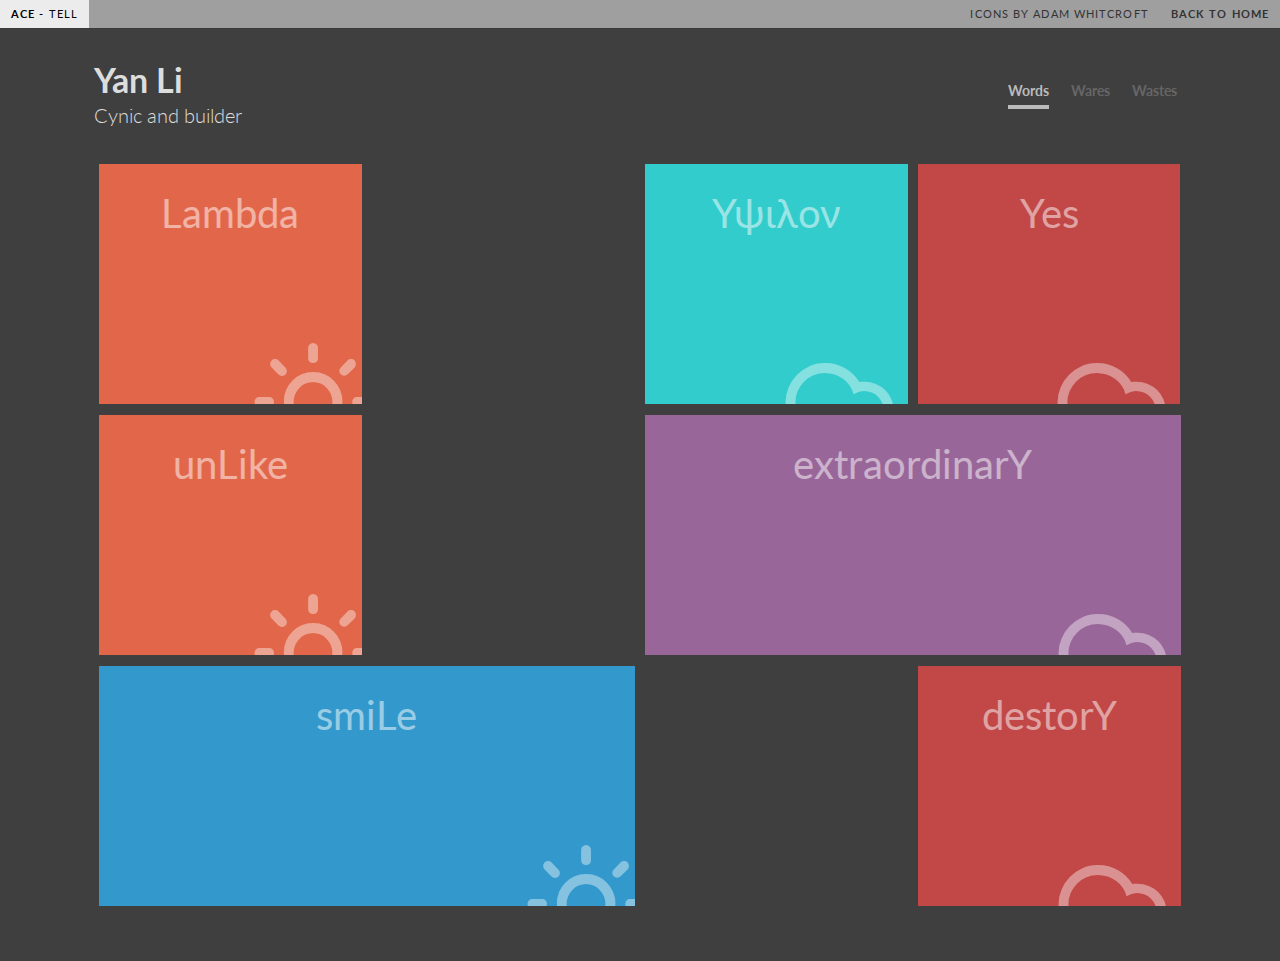
<file: index.html>
<!DOCTYPE html>
<html lang="en">
	<head>
		<meta charset="UTF-8" />
		<meta http-equiv="X-UA-Compatible" content="IE=edge,chrome=1"> 
		<meta name="viewport" content="width=device-width, initial-scale=1.0"> 
		<title>Yan Li's site</title>
		<meta name="description" content="Yan's personal website" />
		<meta name="keywords" content="Ace, Yan Li, iOS, Android" />
		<meta name="author" content="Codrops and Yan" />
		<link rel="shortcut icon" href="../favicon.ico"> 
		<link rel="stylesheet" type="text/css" href="css/default.css" />
		<link rel="stylesheet" type="text/css" href="css/climacons.css" />
		<link rel="stylesheet" type="text/css" href="css/componenthome.css" />
		<script src="js/modernizr.custom.js"></script>
	</head>
	<body>
		<div class="container">	
			<!-- Codrops top bar -->
			<div class="codrops-top clearfix">
				<a href="http://acetell.com"><strong>Ace - </strong>Tell</a>
				<span class="right"><a href="http://adamwhitcroft.com/climacons/font/">Icons by Adam Whitcroft</a><a href="index.html"><strong>Back to Home</strong></a></span>
			</div><!--/ Codrops top bar -->
			<header class="clearfix">
				<h1>Yan Li<span>Cynic and builder</span></h1>	
				<nav class="codrops-demos">
					<a class="current-demo" href="index.html">Words</a>
					<a href="work.html">Wares</a>
					<a href="polo.html">Wastes</a>
				</nav>
			</header>
			<div class="main" >
			
				<ul id="rb-grid" class="rb-grid clearfix">
					<li class="icon-clima-2">
						<h3> </h3><span class="rb-temp">Lambda</span>
					</li>
					<li >
						<h3> </h3><span class="rb-tempnil">cLaritY</span>
					</li>
					<li class="icon-clima-3">
						<h3> </h3><span class="rb-temp">Υψιλον</span>
					</li>
					<li class="icon-clima-3">
						<h3> </h3><span class="rb-temp">Yes</span>
					</li>
					<li class="icon-clima-2">
						<h3> </h3><span class="rb-temp">unLike</span>
					</li>
					<li >
						<h3> </h3><span class="rb-tempnil">simpLicitY</span>
					</li>
					<li class="icon-clima-3 rb-span-2">
						<h3> </h3><span class="rb-temp">extraordinarY</span>
					</li>
					<li class="icon-clima-2 rb-span-2">
						<h3> </h3><span class="rb-temp">smiLe</span>
					</li>
					<li >
						<h3> </h3><span class="rb-tempnil">LoveYou</span>
					</li>
					<li class="icon-clima-3">
						<h3> </h3><span class="rb-temp">destorY</span>
					</li>
				</ul>
				
			</div>
		</div><!-- /container -->
		<script src="http://ajax.googleapis.com/ajax/libs/jquery/1.8.3/jquery.min.js"></script>
		<script src="js/jquery.fittext.js"></script>
		<script src="js/boxgrid.js"></script>
		<script>
			$(function() {

				Boxgrid.init();
				

			});
		</script>
	</body>
</html>
</file>
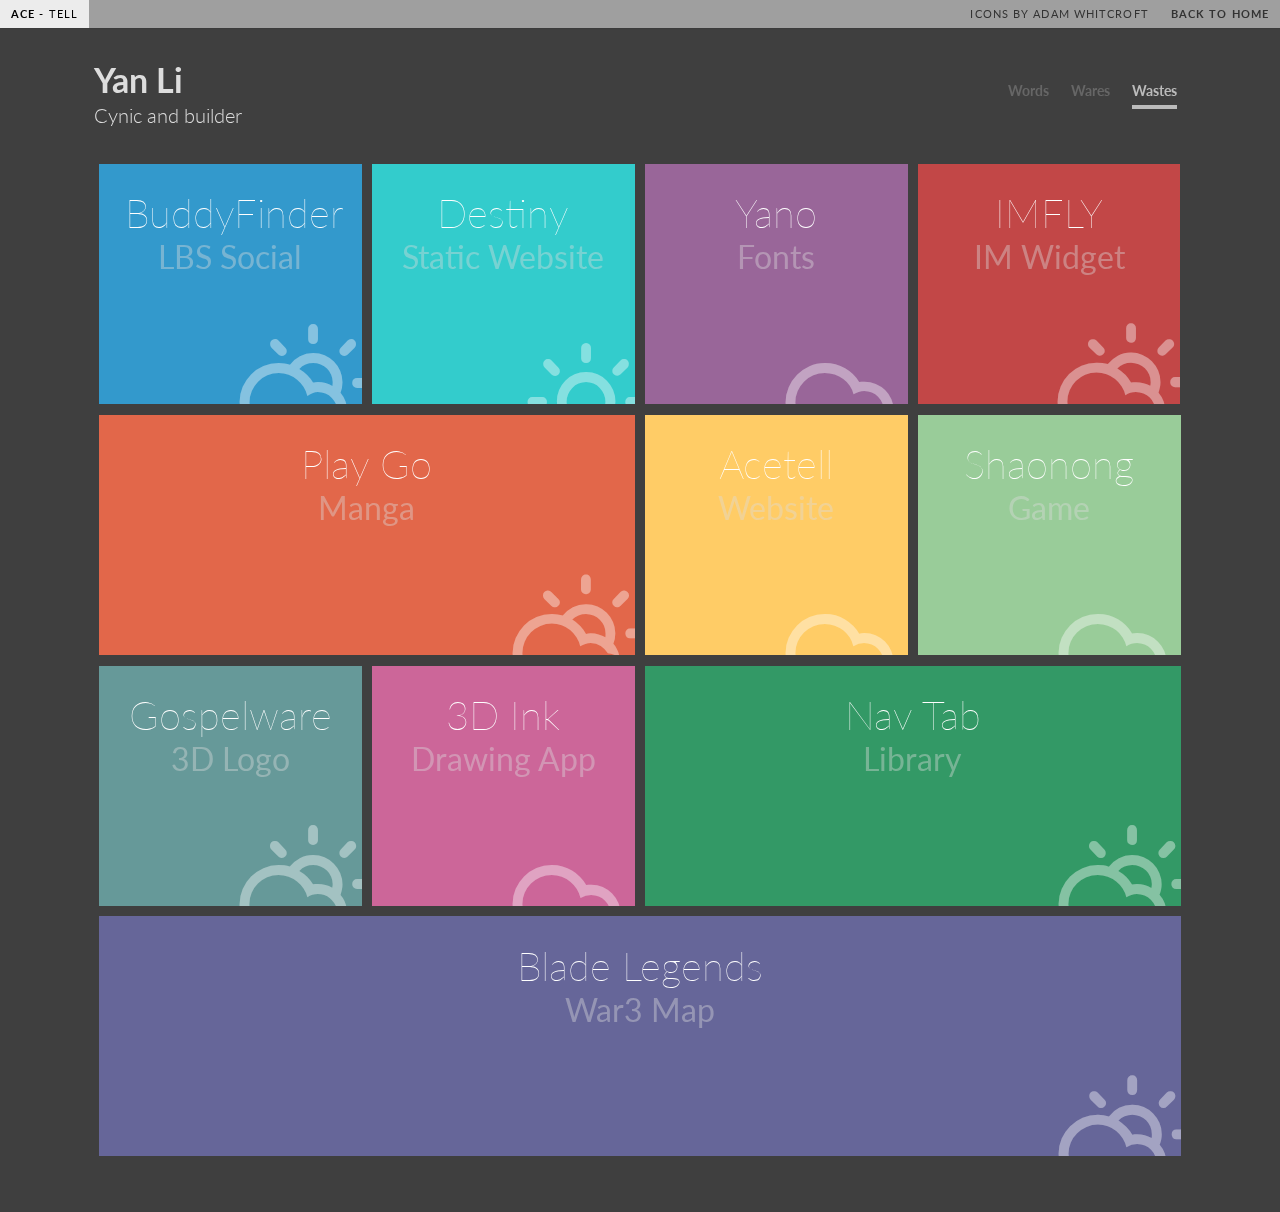
<file: polo.html>
<!DOCTYPE html>
<html lang="en">
	<head>
		<meta charset="UTF-8" />
		<meta http-equiv="X-UA-Compatible" content="IE=edge,chrome=1"> 
		<meta name="viewport" content="width=device-width, initial-scale=1.0"> 
		<title>Yan Li's site</title>
		<meta name="description" content="Yan's personal website" />
		<meta name="keywords" content="Ace, Yan Li, iOS, Android" />
		<meta name="author" content="Codrops and Yan" />
		<link rel="shortcut icon" href="../favicon.ico"> 
		<link rel="stylesheet" type="text/css" href="css/default.css" />
		<link rel="stylesheet" type="text/css" href="css/climacons.css" />
		<link rel="stylesheet" type="text/css" href="css/component.css" />
		<script src="js/modernizr.custom.js"></script>
	</head>
	<body>
		<div class="container">	
			<!-- Codrops top bar -->
			<div class="codrops-top clearfix">
				<a href="http://acetell.com"><strong>Ace - </strong>Tell</a>
				<span class="right"><a href="http://adamwhitcroft.com/climacons/font/">Icons by Adam Whitcroft</a><a href="index.html"><strong>Back to Home</strong></a></span>
			</div><!--/ Codrops top bar -->
			<header class="clearfix">
				<h1>Yan Li<span>Cynic and builder</span></h1>	
				<nav class="codrops-demos">
					<a href="index.html">Words</a>
					<a href="work.html">Wares</a>
					<a class="current-demo" href="polo.html">Wastes</a>
				</nav>
			</header>
			<div class="main">

				<ul id="rb-grid" class="rb-grid clearfix">
					<li class="icon-clima-1">
						<h3>BuddyFinder</h3><span class="rb-temp">LBS Social</span>
						<div class="rb-overlay">
							<span class="rb-close">close</span>
							<div class="rb-week">
								<div><h4 class="rb-city">Buddy Finder</h4><span class="icon-clima-1 rb-icon"></span></div>
								<div class="rb-weekday">My First Android App</div>
								<div class="rb-weekday">Feb 2011</div>
								<div class="rb-weekday">A demo app using location based services</div>
								<div class="rb-weekday">Which can let users find buddies nearby</div>
								<div class="rb-weekday"></div>
								<div class="rb-weekday">Time Spent: 4 Weeks</div>
								<div> </div>
							</div>
						</div>
					</li>
					<li class="icon-clima-2">
						<h3>Destiny</h3><span class="rb-temp">Static Website</span>
						<div class="rb-overlay">
							<span class="rb-close">close</span>
							<div class="rb-week">
								<div><h4 class="rb-city">Destiny</h4><span class="icon-clima-2 rb-icon"></span></div>
								<div class="rb-weekday">My First website</div>
								<div class="rb-weekday">Jun 2003</div>
								<div class="rb-weekday">A static website for Constellations</div>
								<div class="rb-weekday">Which is made with Frontpage</div>
								<div class="rb-weekday"><a class="clickable" href="https://dl.dropboxusercontent.com/u/78252630/destiny.jpg" target="_blank">♔ Image ♔</a></div>
								<div class="rb-weekday">Time Spent: 5 Weeks</div>
								<div> </div>
							</div>
						</div>
					</li>
					<li class="icon-clima-3">
						<h3>Yano</h3><span class="rb-temp">Fonts</span>
						<div class="rb-overlay">
							<span class="rb-close">close</span>
							<div class="rb-week">
								<div><h4 class="rb-city">Yano</h4><span class="icon-clima-3 rb-icon"></span></div>
								<div class="rb-weekday">My first fonts</div>
								<div class="rb-weekday">Jun 2013</div>
								<div class="rb-weekday">Two sets of fonts</div>
								<div class="rb-weekday">With the o style</div>
								<div class="rb-weekday"><a class="clickable" href="https://dl.dropboxusercontent.com/u/78252630/yanofont.png" target="_blank">♔ Image ♔</a></div>
								<div class="rb-weekday">Time Spent: 7 Days</div>
								<div> </div>
							</div>
						</div>
					</li>
					<li class="icon-clima-4">
						<h3>IMFLY</h3><span class="rb-temp">IM Widget</span>
						<div class="rb-overlay">
							<span class="rb-close">close</span>
							<div class="rb-week">
								<div><h4 class="rb-city">IMFLY</h4><span class="icon-clima-4 rb-icon"></span></div>
								<div class="rb-weekday">IM Widget</div>
								<div class="rb-weekday">Dec 2012</div>
								<div class="rb-weekday">A IM Android Widget</div>
								<div class="rb-weekday">Which can send p2p messages</div>
								<div class="rb-weekday"><a class="clickable" href="https://dl.dropboxusercontent.com/u/78252630/imfly.png" target="_blank">♔ Image ♔</a></div>
								<div class="rb-weekday">Time Spent: 14 Days</div>
								<div> </div>
							</div>
						</div>
					</li>
					<li class="icon-clima-5 rb-span-2">
						<h3>Play Go</h3><span class="rb-temp">Manga</span>
						<div class="rb-overlay">
							<span class="rb-close">close</span>
							<div class="rb-week">
								<div><h4 class="rb-city">Play Go</h4><span class="icon-clima-5 rb-icon"></span></div>
								<div class="rb-weekday">My short manga story</div>
								<div class="rb-weekday">Aug 2004</div>
								<div class="rb-weekday">A 14 pages Manga</div>
								<div class="rb-weekday"><a class="clickable" href="https://dl.dropboxusercontent.com/u/78252630/playgo1.jpg" target="_blank">♔ Image1 ♔</a></div>
								<div class="rb-weekday"><a class="clickable" href="https://dl.dropboxusercontent.com/u/78252630/playgo2.jpg" target="_blank">♔ Image2 ♔</a></div>
								<div class="rb-weekday">Time Spent: 6 Weeks</div>
								<div> </div>
							</div>
						</div>
					</li>
					<li class="icon-clima-6">
						<h3>Acetell</h3><span class="rb-temp">Website</span>
						<div class="rb-overlay">
							<span class="rb-close">close</span>
							<div class="rb-week">
								<div><h4 class="rb-city">Acetell</h4><span class="icon-clima-6 rb-icon"></span></div>
								<div class="rb-weekday">My CMS website</div>
								<div class="rb-weekday">Mar 2011</div>
								<div class="rb-weekday">A website powered by Drupal</div>
								<div class="rb-weekday">Which collecting my readings</div>
								<div class="rb-weekday"><a class="clickable" href="https://dl.dropboxusercontent.com/u/78252630/acetell.jpg" target="_blank">♔ Image ♔</a></div>
								<div class="rb-weekday">Time Spent: 6 Weeks</div>
								<div> </div>
							</div>
						</div>
					</li>
					<li class="icon-clima-7">
						<h3>Shaonong</h3><span class="rb-temp">Game</span>
						<div class="rb-overlay">
							<span class="rb-close">close</span>
							<div class="rb-week">
								<div><h4 class="rb-city">Shaonong</h4><span class="icon-clima-7 rb-icon"></span></div>
								<div class="rb-weekday">My first game by LM2</div>
								<div class="rb-weekday">Aug 2005</div>
								<div class="rb-weekday">A small game for my high school</div>
								<div class="rb-weekday"><a class="clickable" href="https://dl.dropboxusercontent.com/u/78252630/shaonong1.jpg" target="_blank">♔ Image1 ♔</a></div>
								<div class="rb-weekday"><a class="clickable" href="https://dl.dropboxusercontent.com/u/78252630/shaonong2.jpg" target="_blank">♔ Image2 ♔</a></div>
								<div class="rb-weekday">Time Spent: 4 Weeks</div>
								<div> </div>
							</div>
						</div>
					</li>
					<li class="icon-clima-8">
						<h3>Gospelware</h3><span class="rb-temp">3D Logo</span>
						<div class="rb-overlay">
							<span class="rb-close">close</span>
							<div class="rb-week">
								<div><h4 class="rb-city">Gospelware</h4><span class="icon-clima-8 rb-icon"></span></div>
								<div class="rb-weekday">My 3D logo design</div>
								<div class="rb-weekday">Nov 2012</div>
								<div class="rb-weekday">A 3D logo for Gospelware ltd</div>
								<div class="rb-weekday"><a class="clickable" href="https://dl.dropboxusercontent.com/u/78252630/gospellogo.gif" target="_blank">♔ 3D Demo ♔</a></div>
								<div class="rb-weekday"><a class="clickable" href="https://dl.dropboxusercontent.com/u/78252630/gospellogo.png" target="_blank">♔ Flat Image ♔</a></div>
								<div class="rb-weekday">Time Spent: 14 Days</div>
								<div> </div>
							</div>
						</div>
					</li>
					<li class="icon-clima-9">
						<h3>3D Ink</h3><span class="rb-temp">Drawing App</span>
						<div class="rb-overlay">
							<span class="rb-close">close</span>
							<div class="rb-week">
								<div><h4 class="rb-city">3D Ink</h4><span class="icon-clima-9 rb-icon"></span></div>
								<div class="rb-weekday">My master dissertation</div>
								<div class="rb-weekday">Sep 2009</div>
								<div class="rb-weekday">A 3D drawing software</div>
								<div class="rb-weekday">Which written in C</div>
								<div class="rb-weekday"><a class="clickable" href="https://dl.dropboxusercontent.com/u/78252630/3dink.jpg" target="_blank">♔ Image ♔</a></div>
								<div class="rb-weekday">Time Spent: 10 Weeks</div>
								<div> </div>
							</div>
						</div>
					</li>
					<li class="icon-clima-10 rb-span-2">
						<h3>Nav Tab</h3><span class="rb-temp">Library</span>
						<div class="rb-overlay">
							<span class="rb-close">close</span>
							<div class="rb-week">
								<div><h4 class="rb-city">Nav Tab</h4><span class="icon-clima-10 rb-icon"></span></div>
								<div class="rb-weekday">My Library</div>
								<div class="rb-weekday">Mar 2013</div>
								<div class="rb-weekday">An Android Library</div>
								<div class="rb-weekday">For navigations and tabs</div>
								<div class="rb-weekday"><a class="clickable" href="https://dl.dropboxusercontent.com/u/78252630/navtab.gif" target="_blank">♔ Demo ♔</a></div>
								<div class="rb-weekday">Time Spent: 2 Weeks</div>
								<div> </div>
							</div>
						</div>
					</li>
					<li class="icon-clima-11 rb-span-4">
						<h3>Blade Legends</h3><span class="rb-temp">War3 Map</span>
						<div class="rb-overlay">
							<span class="rb-close">close</span>
							<div class="rb-week">
								<div><h4 class="rb-city">Blade Legends</h4><span class="icon-clima-11 rb-icon"></span></div>
								<div class="rb-weekday">My War3 Map</div>
								<div class="rb-weekday">Sep 2006</div>
								<div class="rb-weekday">Game map by official War3 Editor</div>
								<div class="rb-weekday"><a class="clickable" href="https://dl.dropboxusercontent.com/u/78252630/blade.jpg" target="_blank">♔ Image1 ♔</a></div>
								<div class="rb-weekday"><a class="clickable" href="https://dl.dropboxusercontent.com/u/78252630/blade2.jpg" target="_blank">♔ Image2 ♔</a></div>
								<div class="rb-weekday">Time Spent: 12 Weeks</div>
								<div> </div>
							</div>
						</div>
					</li>
				</ul>
				
			</div>
		</div><!-- /container -->
		<script src="http://ajax.googleapis.com/ajax/libs/jquery/1.8.3/jquery.min.js"></script>
		<script src="js/jquery.fittext.js"></script>
		<script src="js/boxgrid.example2.js"></script>
		<script>
			$(function() {

				Boxgrid.init();
			
			});
		</script>
	</body>
</html>
</file>
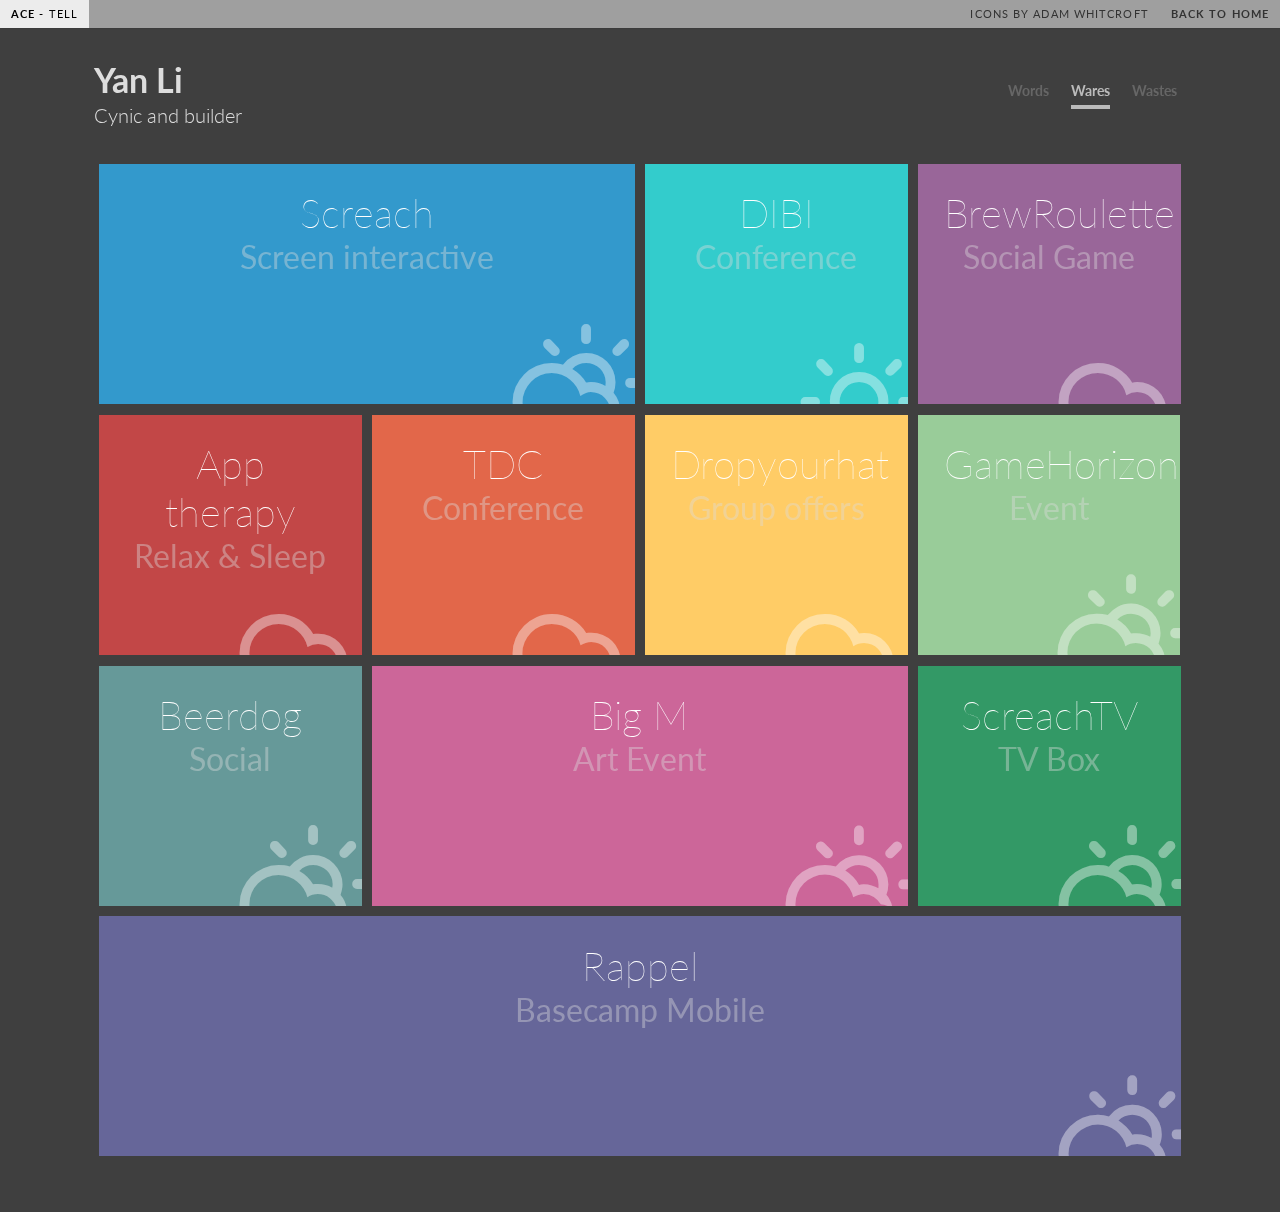
<file: work.html>
<!DOCTYPE html>
<html lang="en">
	<head>
		<meta charset="UTF-8" />
		<meta http-equiv="X-UA-Compatible" content="IE=edge,chrome=1"> 
		<meta name="viewport" content="width=device-width, initial-scale=1.0"> 
		<title>Yan Li's site</title>
		<meta name="description" content="Yan's personal website" />
		<meta name="keywords" content="Ace, Yan Li, iOS, Android" />
		<meta name="author" content="Codrops and Yan" />
		<link rel="shortcut icon" href="../favicon.ico"> 
		<link rel="stylesheet" type="text/css" href="css/default.css" />
		<link rel="stylesheet" type="text/css" href="css/climacons.css" />
		<link rel="stylesheet" type="text/css" href="css/component.css" />
		<script src="js/modernizr.custom.js"></script>
	</head>
	<body>
		<div class="container">	
			<!-- Codrops top bar -->
			<div class="codrops-top clearfix">
				<a href="http://acetell.com"><strong>Ace - </strong>Tell</a>
				<span class="right"><a href="http://adamwhitcroft.com/climacons/font/">Icons by Adam Whitcroft</a><a href="index.html"><strong>Back to Home</strong></a></span>
			</div><!--/ Codrops top bar -->
			<header class="clearfix">
				<h1>Yan Li<span>Cynic and builder</span></h1>		
				<nav class="codrops-demos">
					<a href="index.html">Words</a>
					<a class="current-demo" href="work.html">Wares</a>
					<a href="polo.html">Wastes</a>
				</nav>
			</header>
			<div class="main">

				<ul id="rb-grid" class="rb-grid clearfix">
					<li class="icon-clima-1 rb-span-2">
						<h3>Screach</h3><span class="rb-temp">Screen interactive</span>
						<div class="rb-overlay">
							<span class="rb-close">close</span>
							<div class="rb-week">
								<div><h4 class="rb-city">Screach</h4><span class="icon-clima-1 rb-icon"></span></div>
								<div class="rb-weekday">Screen interactive App</div>
								<div class="rb-weekday">May 2013</div>
								<div class="rb-weekday">A social interactive app</div>
								<div class="rb-weekday">Which allows people to interact with screens</div>
								<div class="rb-weekday"><a class="clickable" href="https://play.google.com/store/apps/details?id=com.screach.android" target="_blank" class="rb-weekday">♕ Android ♕</a></div>
								<div class="rb-weekday">Contribution: Build 80%</div>
								<div> </div>
							</div>
						</div>
					</li>
					<li class="icon-clima-2">
						<h3>DIBI</h3><span class="rb-temp">Conference</span>
						<div class="rb-overlay">
							<span class="rb-close">close</span>
							<div class="rb-week">
								<div><h4 class="rb-city">DIBI</h4><span class="icon-clima-2 rb-icon"></span></div>
								<div class="rb-weekday">Conference App</div>
								<div class="rb-weekday">Jun 2011</div>
								<div class="rb-weekday">A conference app for DIBI</div>
								<div class="rb-weekday">Which displays schedules details</div>
								<div class="rb-weekday"><a class="clickable" href="https://play.google.com/store/apps/details?id=com.gospelware.dibi" target="_blank" class="rb-weekday">♕ Android ♕</a></div>
								<div class="rb-weekday">Contribution: Build 100%</div>
								<div> </div>
							</div>
						</div>
					</li>
					<li class="icon-clima-6">
						<h3>BrewRoulette</h3><span class="rb-temp">Social Game</span>
						<div class="rb-overlay">
							<span class="rb-close">close</span>
							<div class="rb-week">
								<div><h4 class="rb-city">Brew Roulette</h4><span class="icon-clima-6 rb-icon"></span></div>
								<div class="rb-weekday">Social Game App</div>
								<div class="rb-weekday">Sep 2011</div>
								<div class="rb-weekday">A funny social game for brews</div>
								<div class="rb-weekday">Which can tell the right turn or round</div>
								<div class="rb-weekday"><a class="clickable" href="http://brewroulette.co.uk" target="_blank" class="rb-weekday">♕ Android ♕</a></div>
								<div class="rb-weekday">Contribution: Build 100%</div>
								<div> </div>
							</div>
						</div>
					</li>
					<li class="icon-clima-9">
						<h3>App therapy</h3><span class="rb-temp">Relax & Sleep</span>
						<div class="rb-overlay">
							<span class="rb-close">close</span>
							<div class="rb-week">
								<div><h4 class="rb-city">App therapy</h4><span class="icon-clima-9 rb-icon"></span></div>
								<div class="rb-weekday">Relax and Sleep App</div>
								<div class="rb-weekday">Oct 2012</div>
								<div class="rb-weekday">A therapy app for relax and sleep</div>
								<div class="rb-weekday"><a class="clickable" href="https://itunes.apple.com/gb/artist/app-therapy/id568354747" target="_blank" class="rb-weekday">♕ iOS ♕</a></div>
								<div class="rb-weekday"><a class="clickable" href="https://play.google.com/store/apps/developer?id=YogaWellbeing" target="_blank" class="rb-weekday">♕ Android ♕</a></div>
								<div class="rb-weekday">Contribution: Build 100%</div>
								<div> </div>
							</div>
						</div>
					</li>
					<li class="icon-clima-3">
						<h3>TDC</h3><span class="rb-temp">Conference</span>
						<div class="rb-overlay">
							<span class="rb-close">close</span>
							<div class="rb-week">
								<div><h4 class="rb-city">TDC</h4><span class="icon-clima-3 rb-icon"></span></div>
								<div class="rb-weekday">Conference App</div>
								<div class="rb-weekday">May 2012 & May 2013</div>
								<div class="rb-weekday">A conference app for TDC</div>
								<div class="rb-weekday">Which displays schedules details</div>
								<div class="rb-weekday"><a class="clickable" href="https://play.google.com/store/apps/details?id=com.gospelware.tdc" target="_blank" class="rb-weekday">♕ Android ♕</a></div>
								<div class="rb-weekday">Contribution: Build 100%</div>
								<div> </div>
							</div>
						</div>
					</li>
					<li class="icon-clima-7">
						<h3>Dropyourhat</h3><span class="rb-temp">Group offers</span>
						<div class="rb-overlay">
							<span class="rb-close">close</span>
							<div class="rb-week">
								<div><h4 class="rb-city">Drop your hat</h4><span class="icon-clima-7 rb-icon"></span></div>
								<div class="rb-weekday">Group offers App</div>
								<div class="rb-weekday">Jul 2012</div>
								<div class="rb-weekday">An app for the group offers</div>
								<div class="rb-weekday">Which provides infos about special offers</div>
								<div class="rb-weekday"><a class="clickable" href="https://play.google.com/store/apps/details?id=com.gospelware.dropyourhat" target="_blank" class="rb-weekday">♕ Android ♕</a></div>
								<div class="rb-weekday">Contribution: Build 100%</div>
								<div> </div>
							</div>
						</div>
					</li>
					<li class="icon-clima-4">
						<h3>GameHorizon</h3><span class="rb-temp">Event</span>
						<div class="rb-overlay">
							<span class="rb-close">close</span>
							<div class="rb-week">
								<div><h4 class="rb-city">Game Horizon</h4><span class="icon-clima-4 rb-icon"></span></div>
								<div class="rb-weekday">Event App</div>
								<div class="rb-weekday">Jun 2012</div>
								<div class="rb-weekday">A event app for Game Horizon</div>
								<div class="rb-weekday">Which displays schedules details</div>
								<div class="rb-weekday"><a class="clickable" href="https://play.google.com/store/apps/details?id=com.gospelware.gamehorizon" target="_blank" class="rb-weekday">♕ Android ♕</a></div>
								<div class="rb-weekday">Contribution: Build 100%</div>
								<div> </div>
							</div>
						</div>
					</li>
					<li class="icon-clima-8">
						<h3>Beerdog</h3><span class="rb-temp">Social</span>
						<div class="rb-overlay">
							<span class="rb-close">close</span>
							<div class="rb-week">
								<div><h4 class="rb-city">Beerdog</h4><span class="icon-clima-8 rb-icon"></span></div>
								<div class="rb-weekday">Social App</div>
								<div class="rb-weekday">Apr 2012</div>
								<div class="rb-weekday">A social app for beers</div>
								<div class="rb-weekday">Which is for sharing beer images</div>
								<div class="rb-weekday"><a class="clickable" href="http://beerdog.com/" target="_blank" class="rb-weekday">♕ Android ♕</a></div>
								<div class="rb-weekday">Contribution: Build 100%</div>
								<div> </div>
							</div>
						</div>
					</li>
					<li class="icon-clima-5 rb-span-2">
						<h3>Big M</h3><span class="rb-temp">Art Event</span>
						<div class="rb-overlay">
							<span class="rb-close">close</span>
							<div class="rb-week">
								<div><h4 class="rb-city">Big M</h4><span class="icon-clima-5 rb-icon"></span></div>
								<div class="rb-weekday">Art Event App</div>
								<div class="rb-weekday">Jun 2013</div>
								<div class="rb-weekday">A event app for The Big M</div>
								<div class="rb-weekday">Which provides relevant infos</div>
								<div class="rb-weekday"><a class="clickable" href="https://play.google.com/store/apps/details?id=com.isisarts.bigm" target="_blank" class="rb-weekday">♕ Android ♕</a></div>
								<div class="rb-weekday">Contribution: Build 100%</div>
								<div> </div>
							</div>
						</div>
					</li>
					<li class="icon-clima-10">
						<h3>ScreachTV</h3><span class="rb-temp">TV Box</span>
						<div class="rb-overlay">
							<span class="rb-close">close</span>
							<div class="rb-week">
								<div><h4 class="rb-city">ScreachTV</h4><span class="icon-clima-10 rb-icon"></span></div>
								<div class="rb-weekday">TV Box System</div>
								<div class="rb-weekday">Jan 2013</div>
								<div class="rb-weekday">A TV system based on Android</div>
								<div class="rb-weekday">Which managers all the media on TV</div>
								<div class="rb-weekday"><a class="clickable" href="http://www.screach.tv/" target="_blank" class="rb-weekday">♕ Android ♕</a></div>
								<div class="rb-weekday">Contribution: Build 80%</div>
								<div> </div>
							</div>
						</div>
					</li>
					<li class="icon-clima-11 rb-span-4">
						<h3>Rappel</h3><span class="rb-temp">Basecamp Mobile</span>
						<div class="rb-overlay">
							<span class="rb-close">close</span>
							<div class="rb-week">
								<div><h4 class="rb-city">Rappel</h4><span class="icon-clima-11 rb-icon"></span></div>
								<div class="rb-weekday">Basecamp Mobile App</div>
								<div class="rb-weekday">Oct 2012</div>
								<div class="rb-weekday">A mobile version for Basecamp</div>
								<div class="rb-weekday">Which makes Basecamp everywhere</div>
								<div class="rb-weekday"><a class="clickable" href="https://itunes.apple.com/us/app/rappel/id567683111" target="_blank">♕ iOS ♕</a></div>
								<div class="rb-weekday">Contribution: Build 90%</div>
								<div> </div>
							</div>
						</div>
					</li>
				</ul>
				
			</div>
		</div><!-- /container -->
		<script src="http://ajax.googleapis.com/ajax/libs/jquery/1.8.3/jquery.min.js"></script>
		<script src="js/jquery.fittext.js"></script>
		<script src="js/boxgrid.js"></script>
		<script>
			$(function() {

				Boxgrid.init();
				

			});
		</script>
	</body>
</html>
</file>
<file: css/default.css>
/* General Demo Style */
@import url(http://fonts.googleapis.com/css?family=Lato:100,400,700,900);

html { height: 100%; font-size: 100%;}

*,
*:after,
*:before {
	-webkit-box-sizing: border-box;
	-moz-box-sizing: border-box;
	box-sizing: border-box;
	padding: 0;
	margin: 0;
}

/* Clearfix hack by Nicolas Gallagher: http://nicolasgallagher.com/micro-clearfix-hack/ */
.clearfix:before,
.clearfix:after {
    content: " ";
    display: table;
}

.clearfix:after {
    clear: both;
}

.clearfix {
    *zoom: 1;
}

body {
    font-family: 'Lato', Calibri, Arial, sans-serif;
    background: #3f3f3f;
    font-weight: 400;
    font-size: 1em;
    color: #333;
    overflow: scroll;
    overflow-x: hidden;
}

a {
	color: #555;
	text-decoration: none;
}

.clickable{
	color: #eee;
}

.container {
	width: 100%;
	position: relative;
}

.main,
.container > header {
	width: 90%;
	max-width: 76em;
	margin: 0 auto;
	padding: 0 1.875em 3.125em 1.875em;
}

.container > header {
	padding: 1.875em;
}

.container > header h1 {
	font-size: 2.125em;
	line-height: 1.3;
	margin: 0;
	font-weight: 700;
	color: #ddd;
	float: left;
}

.container > header h1 span {
	display: block;
	font-size: 60%;
	font-weight: 300;
}

/* Header Style */
.codrops-top {
	line-height: 2.5;
	font-size: 0.688em;
	background: #fff;
	background: rgba(255, 255, 255, 0.5);
	text-transform: uppercase;
	z-index: 9999;
	position: relative;
	box-shadow: 1px 0px 2px rgba(0,0,0,0.2);
}

.codrops-top a {
	padding: 0 1em;
	letter-spacing: 0.1em;
	color: #333;
	display: inline-block;
}

.codrops-top a:hover {
	background: rgba(255,255,255,0.8);
	color: #000;
}

.codrops-top span.right {
	float: right;
}

.codrops-top span.right a {
	float: left;
	display: block;
}

/* Demo Buttons Style */
.codrops-demos {
	float: right;
	padding-top: 0.625em;
}

.codrops-demos a {
    display: inline-block;
    margin: 0.625em;
    color: #666;
    font-weight: 700;
    font-size: 90%;
    line-height: 2;
    border-bottom: 4px solid transparent;
}

.codrops-demos a:hover {
	color: #888;
	border-color: #888;
}

.codrops-demos a.current-demo,
.codrops-demos a.current-demo:hover {
	color: #bbb;
	border-color: #bbb;
}

.support-note {
	clear: both;
}

.support-note span{
	color: #ac375d;
	display: none;
	font-weight: bold;
	text-align: center;
	padding: 0.313em 0;
}
</file>
<file: css/climacons.css>
@font-face {
    font-family:'ClimaconsRegular';
    src: url('../font/climacons-webfont.eot');
    src: url('../font/climacons-webfont.eot?#iefix') format('embedded-opentype'),
         url('../font/climacons-webfont.woff') format('woff'),
         url('../font/climacons-webfont.ttf') format('truetype');
    font-weight: normal;
    font-style: normal;
}

[class^="icon-"]:before,
[class*=" icon-"]:before {
  font-family: 'ClimaconsRegular';
  font-style: normal;
  font-weight: normal;
  speak: none;
  display: inline-block;
  text-decoration: inherit;
  width: 1em;
  text-align: center;
  line-height: 1em;
  margin-left: 0.2em;
}

.icon-clima-1:before { content: '\0031'; } /* '1' */
.icon-clima-2:before { content: '\0076'; } /* 'v' */
.icon-clima-3:before { content: '\0033'; } /* '3' */
.icon-clima-4:before { content: '\0034'; } /* '4' */
.icon-clima-5:before { content: '\003B'; } /* ';' */
.icon-clima-6:before { content: '\006F'; } /* 'o' */
.icon-clima-7:before { content: '\005D'; } /* ']' */
.icon-clima-8:before { content: '\0078'; } /* 'x' */
.icon-clima-9:before { content: '\0039'; } /* '9' */
.icon-clima-10:before { content: '\0030'; } /* '0' */
.icon-clima-11:before { content: '\0070'; } /* 'p' */
</file>
<file: css/componenthome.css>
.rb-grid {
	list-style: none;
	text-align: center;
	margin: 0 auto;
}

.rb-grid li {
	width: 24%;
	height: 15em;
	margin: 0.5%;
	background: #8CC7DF;
	color: #fff;
	display: block;
	float: left;
	padding: 1.6em;
	cursor: pointer;
	position: relative;
	overflow: hidden;
}

.rb-grid li.rb-span-2 {
	width: 49%;
}

.rb-grid li.rb-span-4 {
	width: 99%;
}

.rb-grid li h3 {
	font-size: 2.6em;
	font-weight: 100;
}

.rb-grid li[class^="icon-"]:before,
.rb-grid li[class*=" icon-"]:before {
	font-size: 10em;
	position: absolute;
	display: block;
	width: 100%;
	height: 100%;
	top: 0;
	left: 0;
	line-height: 3;
	opacity: 0.4;
	text-align: right;
	pointer-events: none;
}

.rb-temp {
	display: block;
	font-size: 2.5em;
	opacity: 0.5;
	-webkit-transition: opacity 0.3s ease-in-out;
	-moz-transition: opacity 0.3s ease-in-out;
	transition: opacity 0.3s ease-in-out;
}

.rb-tempnil {
	display: block;
	font-size: 2.5em;
	opacity: 0;
	-webkit-transition: opacity 0.3s ease-in-out;
	-moz-transition: opacity 0.3s ease-in-out;
	transition: opacity 0.3s ease-in-out;
}

.rb-grid li:hover .rb-temp {
	opacity: 1;
}

.rb-grid li:hover .rb-tempnil {
	opacity: 0.5;
}

.rb-overlay {
	opacity: 0;
	position: fixed;
	top: 0;
	left: 0;
	width: 100%;
	height: 100%;
	-webkit-transition: all 0.4s ease;
	-moz-transition: all 0.4s ease;
	transition: all 0.4s ease;
	z-index: -1;
	pointer-events: none;
	cursor: default;
}

.rb-close {
	position: absolute;
	top: 0.4em;
	right: 0.4em;
	width: 2em;
	height: 2em;
	text-indent: -9000px;
	cursor: pointer;
	z-index: 1000;
}

.rb-close::before {
	content: 'x';
	font-weight: 100;
	position: absolute;
	top: 0;
	left: 0;
	width: 100%;
	height: 100%;
	font-size: 3em;
	line-height: 0.6;
	text-align: center;
	text-indent: 0px;
}

.rb-week {
	width: 100%;
	height: 100%;
}

.rb-week > div {
	width: 10%;
	height: 100%;
	float: left;
	position: relative;
	padding: 3% 0;
}

.rb-week > div:first-child {
	width: 30%;
}

.rb-week span {
	padding: 5% 0;
	font-size: 2em;
	font-weight: 100;
	display: block;
	margin: auto 0;
	height: 30%;
	width: 100%;
	line-height: 0.8;
}

.rb-week span.rb-city {
	font-weight: 700;
	padding: 1% 10%;
	font-size: 1em;
	line-height: 1.2;
}

.rb-week [class^="icon-"]:before {
	font-size: 2.5em;
	font-weight: normal;
}

.rb-week > div:first-child [class^="icon-"] {
	opacity: 0.1;
}

/* Colors */

/* Grid */
.rb-grid li:nth-child(1) { background: #e2674a; }
.rb-grid li:nth-child(2) { background: #3f3f3f; }
.rb-grid li:nth-child(3) { background: #33CCCC; }
.rb-grid li:nth-child(4) { background: #C24747; }
.rb-grid li:nth-child(5) { background: #e2674a; }
.rb-grid li:nth-child(6) { background: #3f3f3f; }
.rb-grid li:nth-child(7) { background: #996699; }
.rb-grid li:nth-child(8) { background: #3399CC; }
.rb-grid li:nth-child(9) { background: #3f3f3f; }
.rb-grid li:nth-child(10) { background: #C24747; }
.rb-grid li:nth-child(11) { background: #666699; }

/* Overlay Columns */
.rb-grid li:nth-child(1) .rb-week > div:nth-child(1) { background: #3399CC; }
.rb-grid li:nth-child(1) .rb-week > div:nth-child(2) { background: #2D87B4; }
.rb-grid li:nth-child(1) .rb-week > div:nth-child(3) { background: #297AA3; }
.rb-grid li:nth-child(1) .rb-week > div:nth-child(4) { background: #256E93; }
.rb-grid li:nth-child(1) .rb-week > div:nth-child(5) { background: #216283; }
.rb-grid li:nth-child(1) .rb-week > div:nth-child(6) { background: #1D5672; }
.rb-grid li:nth-child(1) .rb-week > div:nth-child(7) { background: #184962; }
.rb-grid li:nth-child(1) .rb-week > div:nth-child(8) { background: #143D52; }

.rb-grid li:nth-child(2) .rb-week > div:nth-child(1) { background: #33CCCC; }
.rb-grid li:nth-child(2) .rb-week > div:nth-child(2) { background: #2DB4B4; }
.rb-grid li:nth-child(2) .rb-week > div:nth-child(3) { background: #29A3A3; }
.rb-grid li:nth-child(2) .rb-week > div:nth-child(4) { background: #259393; }
.rb-grid li:nth-child(2) .rb-week > div:nth-child(5) { background: #218383; }
.rb-grid li:nth-child(2) .rb-week > div:nth-child(6) { background: #1D7272; }
.rb-grid li:nth-child(2) .rb-week > div:nth-child(7) { background: #186262; }
.rb-grid li:nth-child(2) .rb-week > div:nth-child(8) { background: #145252; }

.rb-grid li:nth-child(3) .rb-week > div:nth-child(1) { background: #996699; }
.rb-grid li:nth-child(3) .rb-week > div:nth-child(2) { background: #936293; }
.rb-grid li:nth-child(3) .rb-week > div:nth-child(3) { background: #875A87; }
.rb-grid li:nth-child(3) .rb-week > div:nth-child(4) { background: #7A527A; }
.rb-grid li:nth-child(3) .rb-week > div:nth-child(5) { background: #6E496E; }
.rb-grid li:nth-child(3) .rb-week > div:nth-child(6) { background: #624162; }
.rb-grid li:nth-child(3) .rb-week > div:nth-child(7) { background: #563956; }
.rb-grid li:nth-child(3) .rb-week > div:nth-child(8) { background: #493149; }

.rb-grid li:nth-child(4) .rb-week > div:nth-child(1) { background: #C24747; }
.rb-grid li:nth-child(4) .rb-week > div:nth-child(2) { background: #B83D3D; }
.rb-grid li:nth-child(4) .rb-week > div:nth-child(3) { background: #A83838; }
.rb-grid li:nth-child(4) .rb-week > div:nth-child(4) { background: #993333; }
.rb-grid li:nth-child(4) .rb-week > div:nth-child(5) { background: #8A2E2E; }
.rb-grid li:nth-child(4) .rb-week > div:nth-child(6) { background: #7A2929; }
.rb-grid li:nth-child(4) .rb-week > div:nth-child(7) { background: #6B2424; }
.rb-grid li:nth-child(4) .rb-week > div:nth-child(8) { background: #5C1F1F; }

.rb-grid li:nth-child(5) .rb-week > div:nth-child(1) { background: #e2674a; }
.rb-grid li:nth-child(5) .rb-week > div:nth-child(2) { background: #E05C3E; }
.rb-grid li:nth-child(5) .rb-week > div:nth-child(3) { background: #DD4D2C; }
.rb-grid li:nth-child(5) .rb-week > div:nth-child(4) { background: #D34322; }
.rb-grid li:nth-child(5) .rb-week > div:nth-child(5) { background: #C13D1F; }
.rb-grid li:nth-child(5) .rb-week > div:nth-child(6) { background: #AF371D; }
.rb-grid li:nth-child(5) .rb-week > div:nth-child(7) { background: #9E321A; }
.rb-grid li:nth-child(5) .rb-week > div:nth-child(8) { background: #8C2C17; }

.rb-grid li:nth-child(6) .rb-week > div:nth-child(1) { background: #FFCC66; }
.rb-grid li:nth-child(6) .rb-week > div:nth-child(2) { background: #FFC247; }
.rb-grid li:nth-child(6) .rb-week > div:nth-child(3) { background: #FFBB33; }
.rb-grid li:nth-child(6) .rb-week > div:nth-child(4) { background: #FFB41F; }
.rb-grid li:nth-child(6) .rb-week > div:nth-child(5) { background: #FFAD0A; }
.rb-grid li:nth-child(6) .rb-week > div:nth-child(6) { background: #F5A300; }
.rb-grid li:nth-child(6) .rb-week > div:nth-child(7) { background: #E09600; }
.rb-grid li:nth-child(6) .rb-week > div:nth-child(8) { background: #CC8800; }

.rb-grid li:nth-child(7) .rb-week > div:nth-child(1) { background: #99CC99; }
.rb-grid li:nth-child(7) .rb-week > div:nth-child(2) { background: #85C185; }
.rb-grid li:nth-child(7) .rb-week > div:nth-child(3) { background: #77BB77; }
.rb-grid li:nth-child(7) .rb-week > div:nth-child(4) { background: #6AB46A; }
.rb-grid li:nth-child(7) .rb-week > div:nth-child(5) { background: #5CAD5C; }
.rb-grid li:nth-child(7) .rb-week > div:nth-child(6) { background: #52A352; }
.rb-grid li:nth-child(7) .rb-week > div:nth-child(7) { background: #4B954B; }
.rb-grid li:nth-child(7) .rb-week > div:nth-child(8) { background: #448844; }

.rb-grid li:nth-child(8) .rb-week > div:nth-child(1) { background: #669999; }
.rb-grid li:nth-child(8) .rb-week > div:nth-child(2) { background: #629393; }
.rb-grid li:nth-child(8) .rb-week > div:nth-child(3) { background: #5A8787; }
.rb-grid li:nth-child(8) .rb-week > div:nth-child(4) { background: #527A7A; }
.rb-grid li:nth-child(8) .rb-week > div:nth-child(5) { background: #496E6E; }
.rb-grid li:nth-child(8) .rb-week > div:nth-child(6) { background: #416262; }
.rb-grid li:nth-child(8) .rb-week > div:nth-child(7) { background: #395656; }
.rb-grid li:nth-child(8) .rb-week > div:nth-child(8) { background: #314949; }

.rb-grid li:nth-child(9) .rb-week > div:nth-child(1) { background: #CC6699; }
.rb-grid li:nth-child(9) .rb-week > div:nth-child(2) { background: #C7578F; }
.rb-grid li:nth-child(9) .rb-week > div:nth-child(3) { background: #C24785; }
.rb-grid li:nth-child(9) .rb-week > div:nth-child(4) { background: #B83D7A; }
.rb-grid li:nth-child(9) .rb-week > div:nth-child(5) { background: #A83870; }
.rb-grid li:nth-child(9) .rb-week > div:nth-child(6) { background: #993366; }
.rb-grid li:nth-child(9) .rb-week > div:nth-child(7) { background: #8A2E5C; }
.rb-grid li:nth-child(9) .rb-week > div:nth-child(8) { background: #7A2952; }

.rb-grid li:nth-child(10) .rb-week > div:nth-child(1) { background: #339966; }
.rb-grid li:nth-child(10) .rb-week > div:nth-child(2) { background: #2E8A5C; }
.rb-grid li:nth-child(10) .rb-week > div:nth-child(3) { background: #297A52; }
.rb-grid li:nth-child(10) .rb-week > div:nth-child(4) { background: #246B47; }
.rb-grid li:nth-child(10) .rb-week > div:nth-child(5) { background: #1F5C3D; }
.rb-grid li:nth-child(10) .rb-week > div:nth-child(6) { background: #194D33; }
.rb-grid li:nth-child(10) .rb-week > div:nth-child(7) { background: #143D29; }
.rb-grid li:nth-child(10) .rb-week > div:nth-child(8) { background: #0F2E1F; }

.rb-grid li:nth-child(11) .rb-week > div:nth-child(1) { background: #666699; }
.rb-grid li:nth-child(11) .rb-week > div:nth-child(2) { background: #626293; }
.rb-grid li:nth-child(11) .rb-week > div:nth-child(3) { background: #5A5A87; }
.rb-grid li:nth-child(11) .rb-week > div:nth-child(4) { background: #52527A; }
.rb-grid li:nth-child(11) .rb-week > div:nth-child(5) { background: #49496E; }
.rb-grid li:nth-child(11) .rb-week > div:nth-child(6) { background: #414162; }
.rb-grid li:nth-child(11) .rb-week > div:nth-child(7) { background: #393956; }
.rb-grid li:nth-child(11) .rb-week > div:nth-child(8) { background: #313149; }

@media screen and (max-width: 63.125em) {
	
	.rb-temp {
	display: block;
	font-size: 2.2em;
	opacity: 0.5;
	-webkit-transition: opacity 0.3s ease-in-out;
	-moz-transition: opacity 0.3s ease-in-out;
	transition: opacity 0.3s ease-in-out;
	}
	
	.rb-grid li,
	.rb-grid li.rb-span-2,
	.rb-grid li.rb-span-4 {
		width: 100%;
		height: 10em;
		text-align: left;
	}

	.rb-grid li[class^="icon-"]:before,
	.rb-grid li[class*=" icon-"]:before {
		font-size: 6em;
		left: auto;
		right: 0;
		line-height: 2.5;
	}

	.rb-grid li > div {
		text-align: center;
	}
}
</file>
<file: css/component.css>
.rb-grid {
	list-style: none;
	text-align: center;
	margin: 0 auto;
}

.rb-grid li {
	width: 24%;
	height: 15em;
	margin: 0.5%;
	background: #8CC7DF;
	color: #fff;
	display: block;
	float: left;
	padding: 1.6em;
	cursor: pointer;
	position: relative;
	overflow: hidden;
}

.rb-grid li.rb-span-2 {
	width: 49%;
}

.rb-grid li.rb-span-4 {
	width: 99%;
}

.rb-grid li h3 {
	font-size: 2.5em;
	font-weight: 100;
}

.rb-grid li[class^="icon-"]:before,
.rb-grid li[class*=" icon-"]:before {
	font-size: 10em;
	position: absolute;
	display: block;
	width: 100%;
	height: 100%;
	top: 0;
	left: 0;
	line-height: 3;
	opacity: 0.4;
	text-align: right;
	pointer-events: none;
}

.rb-temp {
	display: block;
	font-size: 2em;
	opacity: 0.4;
	color: #ddd;
	-webkit-transition: opacity 0.3s ease-in-out;
	-moz-transition: opacity 0.3s ease-in-out;
	transition: opacity 0.3s ease-in-out;
}

.rb-grid li:hover .rb-temp {
	opacity: 0.8;
}

.rb-overlay {
	opacity: 0;
	position: fixed;
	top: 0;
	left: 0;
	width: 100%;
	height: 100%;
	-webkit-transition: all 0.4s ease;
	-moz-transition: all 0.4s ease;
	transition: all 0.4s ease;
	z-index: -1;
	pointer-events: none;
	cursor: default;
}

.rb-close {
	position: absolute;
	top: 0.4em;
	right: 0.4em;
	width: 2em;
	height: 2em;
	text-indent: -9000px;
	cursor: pointer;
	z-index: 1000;
}

.rb-close::before {
	content: 'x';
	font-weight: 100;
	position: absolute;
	top: 0;
	left: 0;
	width: 100%;
	height: 100%;
	font-size: 3em;
	line-height: 0.6;
	text-align: center;
	text-indent: 0px;
}

.rb-week {
	width: 100%;
	height: 100%;
}

.rb-week > div {
	width: 60%;
	height: 14.4%;
	float: left;
	position: relative;
	padding: 3% 0;
	text-align: center;
}

.rb-week > div:first-child {
	width: 40%;
	height: 100%;
}

.rb-weekday {
	color: #ddd;
	padding: 0% 0;
	font-size: 2em;
	font-weight: 100;
	display: block;
	margin: auto 0;
	line-height: 1;
}

.rb-city {
	width: 100%;
	height: 40%;
	font-weight: 700;
	padding: 5% 10%;
	font-size: 4em;
	line-height: 1;
	position: center;
}

.rb-icon {
	width: 100%;
	height: 60%;
	padding: 1% 5%;
	position: center;
}

.rb-week span {
	padding: 0% 0;
	font-size: 2em;
	font-weight: 100;
	display: block;
	margin: auto 0;
	line-height: 1;
}


.rb-week [class^="icon-"]:before {
	font-size: 2em;
	padding: 5% 0%;
	font-weight: normal;
}

.rb-week > div:first-child [class^="icon-"] {
	opacity: 0.8;
}

/* Colors */

/* Grid */
.rb-grid li:nth-child(1) { background: #3399CC; }
.rb-grid li:nth-child(2) { background: #33CCCC; }
.rb-grid li:nth-child(3) { background: #996699; }
.rb-grid li:nth-child(4) { background: #C24747; }
.rb-grid li:nth-child(5) { background: #e2674a; }
.rb-grid li:nth-child(6) { background: #FFCC66; }
.rb-grid li:nth-child(7) { background: #99CC99; }
.rb-grid li:nth-child(8) { background: #669999; }
.rb-grid li:nth-child(9) { background: #CC6699; }
.rb-grid li:nth-child(10) { background: #339966; }
.rb-grid li:nth-child(11) { background: #666699; }

/* Overlay Columns */
.rb-grid li:nth-child(1) .rb-week > div:nth-child(1) { background: #3399CC; }
.rb-grid li:nth-child(1) .rb-week > div:nth-child(2) { background: #2D87B4; }
.rb-grid li:nth-child(1) .rb-week > div:nth-child(3) { background: #297AA3; }
.rb-grid li:nth-child(1) .rb-week > div:nth-child(4) { background: #256E93; }
.rb-grid li:nth-child(1) .rb-week > div:nth-child(5) { background: #216283; }
.rb-grid li:nth-child(1) .rb-week > div:nth-child(6) { background: #1D5672; }
.rb-grid li:nth-child(1) .rb-week > div:nth-child(7) { background: #184962; }
.rb-grid li:nth-child(1) .rb-week > div:nth-child(8) { background: #143D52; }

.rb-grid li:nth-child(2) .rb-week > div:nth-child(1) { background: #33CCCC; }
.rb-grid li:nth-child(2) .rb-week > div:nth-child(2) { background: #2DB4B4; }
.rb-grid li:nth-child(2) .rb-week > div:nth-child(3) { background: #29A3A3; }
.rb-grid li:nth-child(2) .rb-week > div:nth-child(4) { background: #259393; }
.rb-grid li:nth-child(2) .rb-week > div:nth-child(5) { background: #218383; }
.rb-grid li:nth-child(2) .rb-week > div:nth-child(6) { background: #1D7272; }
.rb-grid li:nth-child(2) .rb-week > div:nth-child(7) { background: #186262; }
.rb-grid li:nth-child(2) .rb-week > div:nth-child(8) { background: #145252; }

.rb-grid li:nth-child(3) .rb-week > div:nth-child(1) { background: #996699; }
.rb-grid li:nth-child(3) .rb-week > div:nth-child(2) { background: #936293; }
.rb-grid li:nth-child(3) .rb-week > div:nth-child(3) { background: #875A87; }
.rb-grid li:nth-child(3) .rb-week > div:nth-child(4) { background: #7A527A; }
.rb-grid li:nth-child(3) .rb-week > div:nth-child(5) { background: #6E496E; }
.rb-grid li:nth-child(3) .rb-week > div:nth-child(6) { background: #624162; }
.rb-grid li:nth-child(3) .rb-week > div:nth-child(7) { background: #563956; }
.rb-grid li:nth-child(3) .rb-week > div:nth-child(8) { background: #493149; }

.rb-grid li:nth-child(4) .rb-week > div:nth-child(1) { background: #C24747; }
.rb-grid li:nth-child(4) .rb-week > div:nth-child(2) { background: #B83D3D; }
.rb-grid li:nth-child(4) .rb-week > div:nth-child(3) { background: #A83838; }
.rb-grid li:nth-child(4) .rb-week > div:nth-child(4) { background: #993333; }
.rb-grid li:nth-child(4) .rb-week > div:nth-child(5) { background: #8A2E2E; }
.rb-grid li:nth-child(4) .rb-week > div:nth-child(6) { background: #7A2929; }
.rb-grid li:nth-child(4) .rb-week > div:nth-child(7) { background: #6B2424; }
.rb-grid li:nth-child(4) .rb-week > div:nth-child(8) { background: #5C1F1F; }

.rb-grid li:nth-child(5) .rb-week > div:nth-child(1) { background: #e2674a; }
.rb-grid li:nth-child(5) .rb-week > div:nth-child(2) { background: #E05C3E; }
.rb-grid li:nth-child(5) .rb-week > div:nth-child(3) { background: #DD4D2C; }
.rb-grid li:nth-child(5) .rb-week > div:nth-child(4) { background: #D34322; }
.rb-grid li:nth-child(5) .rb-week > div:nth-child(5) { background: #C13D1F; }
.rb-grid li:nth-child(5) .rb-week > div:nth-child(6) { background: #AF371D; }
.rb-grid li:nth-child(5) .rb-week > div:nth-child(7) { background: #9E321A; }
.rb-grid li:nth-child(5) .rb-week > div:nth-child(8) { background: #8C2C17; }

.rb-grid li:nth-child(6) .rb-week > div:nth-child(1) { background: #FFCC66; }
.rb-grid li:nth-child(6) .rb-week > div:nth-child(2) { background: #FFC247; }
.rb-grid li:nth-child(6) .rb-week > div:nth-child(3) { background: #FFBB33; }
.rb-grid li:nth-child(6) .rb-week > div:nth-child(4) { background: #FFB41F; }
.rb-grid li:nth-child(6) .rb-week > div:nth-child(5) { background: #FFAD0A; }
.rb-grid li:nth-child(6) .rb-week > div:nth-child(6) { background: #F5A300; }
.rb-grid li:nth-child(6) .rb-week > div:nth-child(7) { background: #E09600; }
.rb-grid li:nth-child(6) .rb-week > div:nth-child(8) { background: #CC8800; }

.rb-grid li:nth-child(7) .rb-week > div:nth-child(1) { background: #99CC99; }
.rb-grid li:nth-child(7) .rb-week > div:nth-child(2) { background: #85C185; }
.rb-grid li:nth-child(7) .rb-week > div:nth-child(3) { background: #77BB77; }
.rb-grid li:nth-child(7) .rb-week > div:nth-child(4) { background: #6AB46A; }
.rb-grid li:nth-child(7) .rb-week > div:nth-child(5) { background: #5CAD5C; }
.rb-grid li:nth-child(7) .rb-week > div:nth-child(6) { background: #52A352; }
.rb-grid li:nth-child(7) .rb-week > div:nth-child(7) { background: #4B954B; }
.rb-grid li:nth-child(7) .rb-week > div:nth-child(8) { background: #448844; }

.rb-grid li:nth-child(8) .rb-week > div:nth-child(1) { background: #669999; }
.rb-grid li:nth-child(8) .rb-week > div:nth-child(2) { background: #629393; }
.rb-grid li:nth-child(8) .rb-week > div:nth-child(3) { background: #5A8787; }
.rb-grid li:nth-child(8) .rb-week > div:nth-child(4) { background: #527A7A; }
.rb-grid li:nth-child(8) .rb-week > div:nth-child(5) { background: #496E6E; }
.rb-grid li:nth-child(8) .rb-week > div:nth-child(6) { background: #416262; }
.rb-grid li:nth-child(8) .rb-week > div:nth-child(7) { background: #395656; }
.rb-grid li:nth-child(8) .rb-week > div:nth-child(8) { background: #314949; }

.rb-grid li:nth-child(9) .rb-week > div:nth-child(1) { background: #CC6699; }
.rb-grid li:nth-child(9) .rb-week > div:nth-child(2) { background: #C7578F; }
.rb-grid li:nth-child(9) .rb-week > div:nth-child(3) { background: #C24785; }
.rb-grid li:nth-child(9) .rb-week > div:nth-child(4) { background: #B83D7A; }
.rb-grid li:nth-child(9) .rb-week > div:nth-child(5) { background: #A83870; }
.rb-grid li:nth-child(9) .rb-week > div:nth-child(6) { background: #993366; }
.rb-grid li:nth-child(9) .rb-week > div:nth-child(7) { background: #8A2E5C; }
.rb-grid li:nth-child(9) .rb-week > div:nth-child(8) { background: #7A2952; }

.rb-grid li:nth-child(10) .rb-week > div:nth-child(1) { background: #339966; }
.rb-grid li:nth-child(10) .rb-week > div:nth-child(2) { background: #2E8A5C; }
.rb-grid li:nth-child(10) .rb-week > div:nth-child(3) { background: #297A52; }
.rb-grid li:nth-child(10) .rb-week > div:nth-child(4) { background: #246B47; }
.rb-grid li:nth-child(10) .rb-week > div:nth-child(5) { background: #1F5C3D; }
.rb-grid li:nth-child(10) .rb-week > div:nth-child(6) { background: #194D33; }
.rb-grid li:nth-child(10) .rb-week > div:nth-child(7) { background: #143D29; }
.rb-grid li:nth-child(10) .rb-week > div:nth-child(8) { background: #0F2E1F; }

.rb-grid li:nth-child(11) .rb-week > div:nth-child(1) { background: #666699; }
.rb-grid li:nth-child(11) .rb-week > div:nth-child(2) { background: #626293; }
.rb-grid li:nth-child(11) .rb-week > div:nth-child(3) { background: #5A5A87; }
.rb-grid li:nth-child(11) .rb-week > div:nth-child(4) { background: #52527A; }
.rb-grid li:nth-child(11) .rb-week > div:nth-child(5) { background: #49496E; }
.rb-grid li:nth-child(11) .rb-week > div:nth-child(6) { background: #414162; }
.rb-grid li:nth-child(11) .rb-week > div:nth-child(7) { background: #393956; }
.rb-grid li:nth-child(11) .rb-week > div:nth-child(8) { background: #313149; }

@media screen and (max-width: 63.125em) {
	
	.rb-grid li h3 {
	font-size: 2em;
	font-weight: 100;
	}
	
	.rb-temp {
	display: block;
	font-size: 1.5em;
	opacity: 0.4;
	color: #ddd;
	-webkit-transition: opacity 0.3s ease-in-out;
	-moz-transition: opacity 0.3s ease-in-out;
	transition: opacity 0.3s ease-in-out;
	}
	
	.rb-grid li,
	.rb-grid li.rb-span-2,
	.rb-grid li.rb-span-4 {
		width: 100%;
		height: 10em;
		text-align: left;
	}

	.rb-grid li[class^="icon-"]:before,
	.rb-grid li[class*=" icon-"]:before {
		font-size: 6em;
		left: auto;
		right: 0;
		line-height: 2.5;
	}

	.rb-grid li > div {
		text-align: center;
	}
	
	
	
.rb-week > div {
	width: 100%;
	height: 10%;
	float: left;
	position: relative;
	padding: 3% 0;
	text-align: center;
}

.rb-week > div:first-child {
	width: 100%;
	height: 40%;
}

.rb-weekday {
	color: #ddd;
	padding: 0% 0;
	font-size: 1.2em;
	font-weight: 100;
	display: block;
	margin: auto 0;
	line-height: 1;
}

.rb-week span {
	padding: 0% 0;
	font-size: 2em;
	font-weight: 100;
	display: block;
	margin: auto 0;
	line-height: 1;
}

.rb-city {
	width: 100%;
	height: 25%;
	font-weight: 500;
	padding: 1% 5%;
	font-size: 2.5em;
	line-height: 1;
	position: center;
}

.rb-icon {
	width: 100%;
	height: 75%;
	padding: 1% 10%;
	position: center;
	margin: 5% 5%;
	overflow: hidden;
}

.rb-week [class^="icon-"]:before {
	font-size: 1.5em;
	padding: 1% 0%;
	font-weight: normal;
}

.rb-week > div:first-child [class^="icon-"] {
	opacity: 0.8;
}

}
</file>
